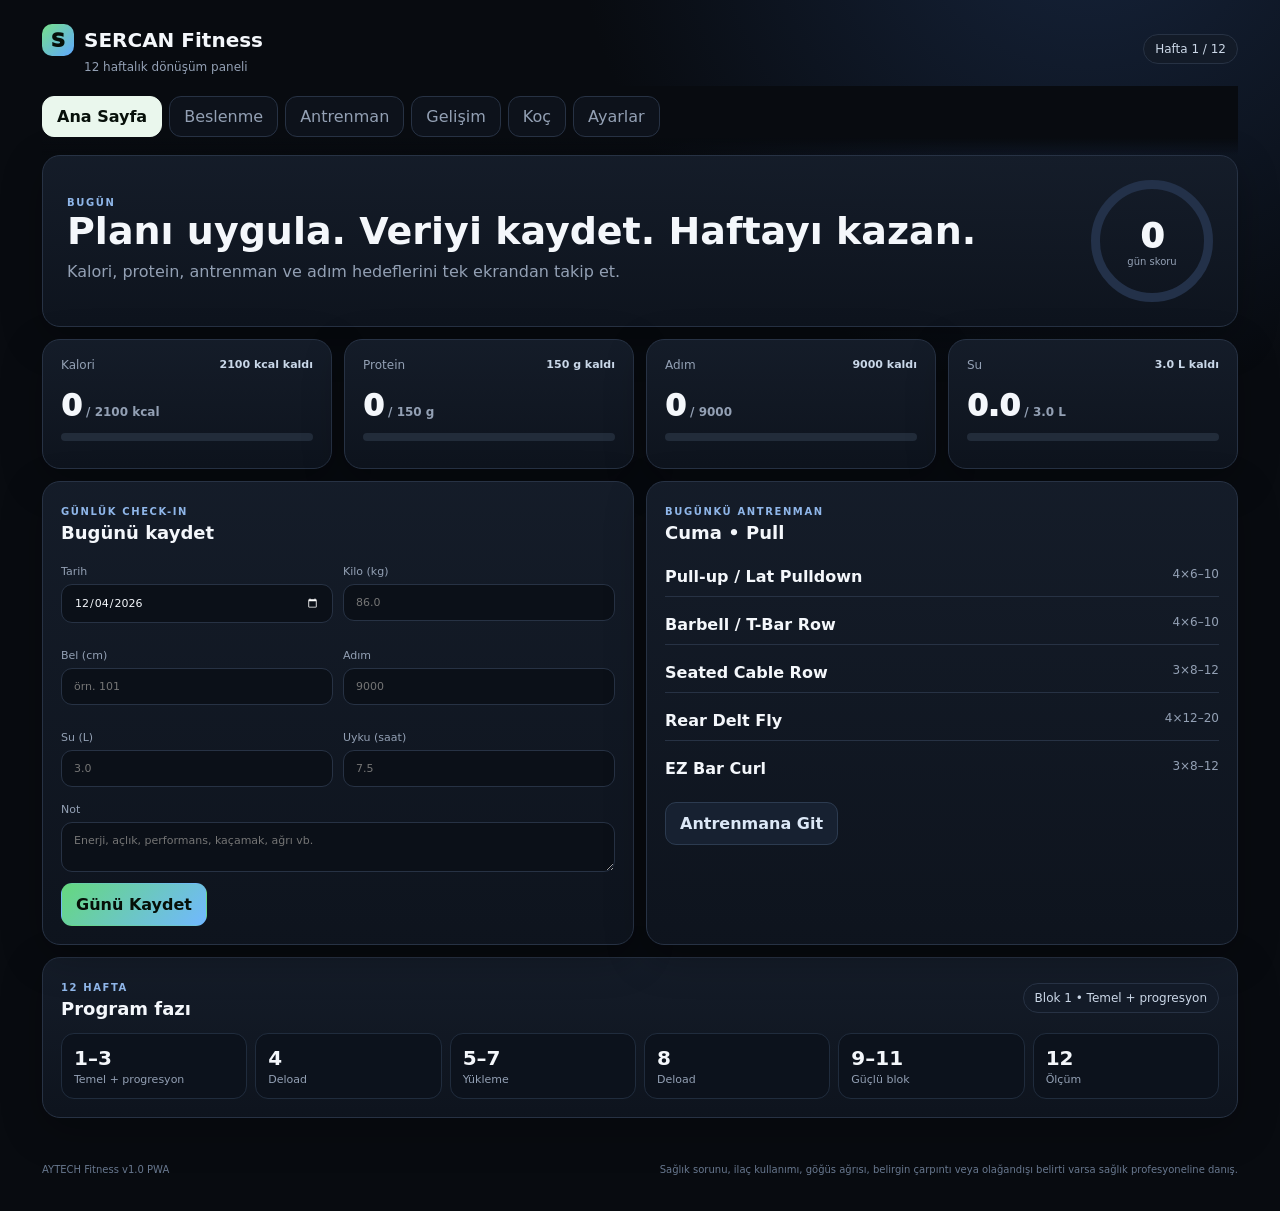
<file: index.html>
<!doctype html>
<html lang="tr">
<head>
  <meta charset="utf-8" />
  <meta name="viewport" content="width=device-width,initial-scale=1,viewport-fit=cover" />
  <meta name="theme-color" content="#0b0f14" />
  <meta name="description" content="12 haftalık kişisel fitness, beslenme ve gelişim takip uygulaması" />
  <link rel="manifest" href="manifest.webmanifest" />
  <link rel="icon" href="sercan-icon-192.png />
  <link rel="apple-touch-icon" href="sercan-icon-192.png" />
  <link rel="stylesheet" href="styles.css" />
  <title>SERCAN Fitness</title>
</head>
<body>
<div id="installBanner" class="install-banner hidden">
  <div><b>SERCAN Fitness</b><span>Uygulamayı bu cihaza kurabilirsin.</span></div>
  <button id="installBtn">Yükle</button>
</div>

<header class="topbar">
  <div>
    <div class="brand"><span class="brandmark">S</span><span>SERCAN Fitness</span></div>
    <div class="subtitle">12 haftalık dönüşüm paneli</div>
  </div>
  <div class="week-badge" id="weekBadge">Hafta 1 / 12</div>
</header>

<main class="app-shell">
  <nav class="tabs">
    <button class="tab active" data-tab="dashboard">Ana Sayfa</button>
    <button class="tab" data-tab="nutrition">Beslenme</button>
    <button class="tab" data-tab="training">Antrenman</button>
    <button class="tab" data-tab="progress">Gelişim</button>
    <button class="tab" data-tab="coach">Koç</button>
    <button class="tab" data-tab="settings">Ayarlar</button>
  </nav>

  <section id="dashboard" class="page active">
    <div class="hero card">
      <div>
        <div class="eyebrow">BUGÜN</div>
        <h1 id="heroTitle">Planı uygula. Veriyi kaydet. Haftayı kazan.</h1>
        <p id="heroSub">Kalori, protein, antrenman ve adım hedeflerini tek ekrandan takip et.</p>
      </div>
      <div class="score-ring">
        <div class="score" id="dayScore">0</div>
        <div class="score-label">gün skoru</div>
      </div>
    </div>

    <div class="kpi-grid">
      <article class="card metric">
        <div class="metric-head"><span>Kalori</span><b id="calRemain">2100</b></div>
        <div class="metric-big"><span id="calUsed">0</span><small> / <span id="calTargetTxt">2100</span> kcal</small></div>
        <div class="progress"><i id="calBar"></i></div>
      </article>
      <article class="card metric">
        <div class="metric-head"><span>Protein</span><b id="proteinRemain">150 g kaldı</b></div>
        <div class="metric-big"><span id="proteinUsed">0</span><small> / <span id="proteinTargetTxt">150</span> g</small></div>
        <div class="progress"><i id="proteinBar"></i></div>
      </article>
      <article class="card metric">
        <div class="metric-head"><span>Adım</span><b id="stepsRemain">9000</b></div>
        <div class="metric-big"><span id="stepsUsed">0</span><small> / <span id="stepsTargetTxt">9000</span></small></div>
        <div class="progress"><i id="stepsBar"></i></div>
      </article>
      <article class="card metric">
        <div class="metric-head"><span>Su</span><b id="waterRemain">3.0 L</b></div>
        <div class="metric-big"><span id="waterUsed">0</span><small> / <span id="waterTargetTxt">3.0</span> L</small></div>
        <div class="progress"><i id="waterBar"></i></div>
      </article>
    </div>

    <div class="two-col">
      <article class="card">
        <div class="section-title"><div><span class="eyebrow">GÜNLÜK CHECK-IN</span><h2>Bugünü kaydet</h2></div></div>
        <div class="form-grid">
          <label>Tarih<input id="dailyDate" type="date"></label>
          <label>Kilo (kg)<input id="dailyWeight" type="number" step=".1" placeholder="86.0"></label>
          <label>Bel (cm)<input id="dailyWaist" type="number" step=".1" placeholder="örn. 101"></label>
          <label>Adım<input id="dailySteps" type="number" placeholder="9000"></label>
          <label>Su (L)<input id="dailyWater" type="number" step=".1" placeholder="3.0"></label>
          <label>Uyku (saat)<input id="dailySleep" type="number" step=".1" placeholder="7.5"></label>
        </div>
        <label>Not<textarea id="dailyNote" rows="2" placeholder="Enerji, açlık, performans, kaçamak, ağrı vb."></textarea></label>
        <button class="primary" id="saveCheckin">Günü Kaydet</button>
      </article>

      <article class="card">
        <div class="section-title"><div><span class="eyebrow">BUGÜNKÜ ANTRENMAN</span><h2 id="todayWorkoutTitle">—</h2></div></div>
        <div id="todayWorkoutPreview" class="compact-list"></div>
        <button class="secondary" data-jump="training">Antrenmana Git</button>
      </article>
    </div>

    <article class="card">
      <div class="section-title"><div><span class="eyebrow">12 HAFTA</span><h2>Program fazı</h2></div><div id="phasePill" class="pill">Blok 1</div></div>
      <div class="phase-track">
        <div><b>1–3</b><span>Temel + progresyon</span></div>
        <div><b>4</b><span>Deload</span></div>
        <div><b>5–7</b><span>Yükleme</span></div>
        <div><b>8</b><span>Deload</span></div>
        <div><b>9–11</b><span>Güçlü blok</span></div>
        <div><b>12</b><span>Ölçüm</span></div>
      </div>
    </article>
  </section>

  <section id="nutrition" class="page">
    <div class="page-head">
      <div><span class="eyebrow">BESLENME</span><h1>Günlük makro takibi</h1><p>Yediklerini gir; kalan kalori ve makroları uygulama hesaplasın.</p></div>
      <label class="inline-date">Tarih<input id="foodDate" type="date"></label>
    </div>

    <div class="macro-grid">
      <div class="card mini-macro"><b id="nCal">0</b><span>kcal</span></div>
      <div class="card mini-macro"><b id="nP">0</b><span>protein</span></div>
      <div class="card mini-macro"><b id="nC">0</b><span>karbonhidrat</span></div>
      <div class="card mini-macro"><b id="nF">0</b><span>yağ</span></div>
    </div>

    <div class="two-col">
      <article class="card">
        <div class="section-title"><div><span class="eyebrow">ÖĞÜN EKLE</span><h2>Manuel kayıt</h2></div></div>
        <div class="form-grid">
          <label>Yiyecek / öğün<input id="foodName" placeholder="Tavuk + pilav"></label>
          <label>Kalori<input id="foodCal" type="number" placeholder="500"></label>
          <label>Protein (g)<input id="foodP" type="number" step=".1" placeholder="40"></label>
          <label>Karbonhidrat (g)<input id="foodC" type="number" step=".1" placeholder="55"></label>
          <label>Yağ (g)<input id="foodF" type="number" step=".1" placeholder="12"></label>
        </div>
        <button class="primary" id="addFood">Öğünü Ekle</button>
        <h3 class="subhead">Hızlı ekle</h3>
        <div id="quickFoods" class="quick-grid"></div>
      </article>

      <article class="card">
        <div class="section-title"><div><span class="eyebrow">GÜNLÜK LİSTE</span><h2 id="foodListTitle">Bugün</h2></div><button id="clearFoods" class="ghost danger">Günü temizle</button></div>
        <div id="foodList" class="food-list empty-state">Henüz öğün eklenmedi.</div>
      </article>
    </div>

    <article class="card">
      <div class="section-title"><div><span class="eyebrow">2100 KCAL ŞABLON</span><h2>Diyet planı</h2></div></div>
      <div class="meal-plan">
        <div><b>Kahvaltı</b><span>2 yumurta + 60 g yulaf + 200 g yüksek proteinli yoğurt + meyve</span><em>≈ 500 kcal</em></div>
        <div><b>Öğle</b><span>150–180 g tavuk/hindi + pirinç/bulgur + büyük salata + ölçülü zeytinyağı</span><em>≈ 600 kcal</em></div>
        <div><b>Antrenman çevresi</b><span>1 ölçek whey isolate + 1 muz; gerekiyorsa 1 porsiyon karbonhidrat</span><em>≈ 250–350 kcal</em></div>
        <div><b>Akşam</b><span>150–180 g yağsız et/balık + patates/pirinç + sebze + yoğurt</span><em>≈ 600–700 kcal</em></div>
      </div>
      <div class="tip">Hedef: yaklaşık <b>150 g protein</b>, <b>225 g karbonhidrat</b>, <b>65 g yağ</b>. Kaloriyi 14 günlük trende göre ayarlayacağız.</div>
    </article>
  </section>

  <section id="training" class="page">
    <div class="page-head">
      <div><span class="eyebrow">ANTRENMAN</span><h1>5 gün ağırlık + aktif toparlanma</h1><p>Ağırlıkları ve tekrarları kaydet; bir sonraki antrenmanda önceki performansını gör.</p></div>
    </div>
    <div id="trainingDays" class="day-selector"></div>
    <article class="card">
      <div class="section-title">
        <div><span class="eyebrow" id="trainingEyebrow">GÜN</span><h2 id="trainingTitle">—</h2></div>
        <span id="trainingHint" class="pill">RIR 1–2</span>
      </div>
      <div id="exerciseList"></div>
      <button class="primary" id="saveWorkout">Antrenmanı Kaydet</button>
    </article>
  </section>

  <section id="progress" class="page">
    <div class="page-head">
      <div><span class="eyebrow">GELİŞİM</span><h1>Kilo, bel ve uyum trendi</h1><p>Tek günlük oynamalara değil, ortalamaya bak.</p></div>
    </div>

    <div class="kpi-grid">
      <article class="card metric"><div class="metric-head"><span>Başlangıç</span></div><div class="metric-big"><span id="pStart">86.0</span><small> kg</small></div></article>
      <article class="card metric"><div class="metric-head"><span>Son kayıt</span></div><div class="metric-big"><span id="pCurrent">—</span><small> kg</small></div></article>
      <article class="card metric"><div class="metric-head"><span>Toplam değişim</span></div><div class="metric-big"><span id="pChange">—</span><small> kg</small></div></article>
      <article class="card metric"><div class="metric-head"><span>Hedef</span></div><div class="metric-big"><span id="pGoal">78</span><small> kg</small></div></article>
    </div>

    <article class="card chart-card">
      <div class="section-title"><div><span class="eyebrow">KİLO GRAFİĞİ</span><h2>Günlük kayıtlar</h2></div></div>
      <canvas id="weightChart" height="260"></canvas>
    </article>

    <article class="card">
      <div class="section-title"><div><span class="eyebrow">GEÇMİŞ</span><h2>Check-in kayıtları</h2></div><button class="ghost" id="exportBtn">CSV dışa aktar</button></div>
      <div class="table-wrap">
        <table><thead><tr><th>Tarih</th><th>Kilo</th><th>Bel</th><th>Adım</th><th>Su</th><th>Uyku</th><th></th></tr></thead><tbody id="historyBody"></tbody></table>
      </div>
    </article>
  </section>

  <section id="coach" class="page">
    <div class="page-head">
      <div><span class="eyebrow">AYTECH KOÇ</span><h1>Haftalık otomatik değerlendirme</h1><p>Kilo trendi, kalori uyumu, protein, adım ve antrenman kayıtlarını birlikte değerlendirir.</p></div>
      <button class="primary compact" id="refreshCoach">Analizi Yenile</button>
    </div>

    <article class="card coach-card">
      <div class="coach-avatar">A</div>
      <div><span class="eyebrow">BU HAFTANIN KARARI</span><h2 id="coachDecision">Veri toplanıyor</h2><p id="coachText">En az 7 günlük düzenli kayıt girdikten sonra anlamlı değerlendirme başlayacak.</p></div>
    </article>

    <div class="four-col" id="coachStats"></div>

    <article class="card">
      <div class="section-title"><div><span class="eyebrow">KURALLAR</span><h2>Koç nasıl karar veriyor?</h2></div></div>
      <ul class="rules">
        <li>Haftalık düşüş yaklaşık <b>0,4–0,8 kg</b>: kaloriyi değiştirme.</li>
        <li>Düşüş 2 hafta üst üste yavaşsa: önce adım ve kayıt uyumunu kontrol et; sonra yaklaşık <b>100 kcal</b> azaltmayı değerlendir.</li>
        <li>Düşüş çok hızlı ve güç/uyku bozuluyorsa: yaklaşık <b>100 kcal</b> artırmayı değerlendir.</li>
        <li>Protein hedefi sürekli düşükse: kalori kesmek yerine önce protein planını düzelt.</li>
        <li>Deload haftalarında amaç rekor değil, toparlanmadır.</li>
      </ul>
    </article>
  </section>

  <section id="settings" class="page">
    <div class="page-head">
      <div><span class="eyebrow">AYARLAR</span><h1>Hedefler ve cihaz senkronizasyonu</h1><p>Yerel kullanım hemen hazır. Bulut bağlandığında telefon ve PC aynı veriyi kullanabilir.</p></div>
    </div>

    <div class="two-col">
      <article class="card">
        <div class="section-title"><div><span class="eyebrow">PROFİL</span><h2>Hedefler</h2></div></div>
        <div class="form-grid">
          <label>Başlangıç tarihi<input id="startDate" type="date"></label>
          <label>Boy (cm)<input id="setHeight" type="number" value="168"></label>
          <label>Başlangıç kilo<input id="setStartWeight" type="number" step=".1" value="86"></label>
          <label>Hedef kilo<input id="setGoalWeight" type="number" step=".1" value="78"></label>
          <label>Kalori hedefi<input id="setCalories" type="number" value="2100"></label>
          <label>Protein (g)<input id="setProtein" type="number" value="150"></label>
          <label>Karbonhidrat (g)<input id="setCarbs" type="number" value="225"></label>
          <label>Yağ (g)<input id="setFat" type="number" value="65"></label>
          <label>Adım<input id="setSteps" type="number" value="9000"></label>
          <label>Su (L)<input id="setWater" type="number" step=".1" value="3"></label>
        </div>
        <button class="primary" id="saveSettings">Hedefleri Kaydet</button>
      </article>

      <article class="card">
        <div class="section-title"><div><span class="eyebrow">BULUT SENKRON</span><h2>Telefon ↔ PC</h2></div><span id="cloudStatus" class="pill">Bağlı değil</span></div>
        <p class="muted">Bu bölüm Supabase ile çalışır. Proje URL + anon key'i bir kez girersin; ardından e-posta hesabınla iki cihazda da oturum açıp aynı veriyi kullanırsın.</p>
        <label>Supabase Project URL<input id="supabaseUrl" placeholder="https://xxxx.supabase.co"></label>
        <label>Supabase anon key<input id="supabaseKey" type="password" placeholder="eyJ..."></label>
        <div class="form-grid">
          <label>E-posta<input id="cloudEmail" type="email" placeholder="sen@example.com"></label>
          <label>Şifre<input id="cloudPassword" type="password" placeholder="En az 6 karakter"></label>
        </div>
        <div class="button-row">
          <button class="secondary" id="cloudSignup">Hesap oluştur</button>
          <button class="primary" id="cloudLogin">Giriş yap</button>
        </div>
        <div class="button-row">
          <button class="secondary" id="cloudPush">Bu cihazı buluta gönder</button>
          <button class="secondary" id="cloudPull">Buluttan bu cihaza çek</button>
        </div>
        <p class="tiny">Kurulum SQL'i ZIP paketindeki <b>SUPABASE_KURULUM.sql</b> dosyasında hazır.</p>
      </article>
    </div>

    <article class="card">
      <div class="section-title"><div><span class="eyebrow">TAKVİYE PLANI</span><h2>Sade temel</h2></div></div>
      <div class="supp-grid">
        <div><b>Whey isolate</b><span>Protein hedefin eksik kalıyorsa 1 ölçek.</span></div>
        <div><b>Kreatin monohidrat</b><span>Her gün 5 g. Yükleme şart değil.</span></div>
        <div><b>Pre-workout</b><span>Zorunlu değil; gerektiğinde ve kafein toplamını dikkate alarak.</span></div>
        <div><b>Gereksiz başlangıç ekleri</b><span>BCAA/EAA/arginin/“fat burner” temel plana dahil değil.</span></div>
      </div>
    </article>

    <article class="card danger-zone">
      <div><b>Yerel verileri sıfırla</b><span>Bu tarayıcıdaki tüm kayıtları siler. Buluttaki veriyi silmez.</span></div>
      <button class="ghost danger" id="resetLocal">Verileri sıfırla</button>
    </article>
  </section>
</main>

<footer>
  <span>AYTECH Fitness v1.0 PWA</span>
  <span>Sağlık sorunu, ilaç kullanımı, göğüs ağrısı, belirgin çarpıntı veya olağandışı belirti varsa sağlık profesyoneline danış.</span>
</footer>

<script src="app.js"></script>
</body>
</html>
</file>
<file: styles.css>
:root{
  --bg:#080b10;--panel:#111722;--panel2:#151d2a;--line:#273244;--text:#f4f7fb;--muted:#93a0b4;
  --green:#77e08a;--blue:#5fa8ff;--orange:#ffb65f;--red:#ff7474;--shadow:0 12px 40px rgba(0,0,0,.26)
}
*{box-sizing:border-box}html{background:var(--bg);color-scheme:dark}body{margin:0;background:radial-gradient(circle at 85% -10%,#16243c 0,transparent 30%),var(--bg);color:var(--text);font-family:Inter,ui-sans-serif,system-ui,-apple-system,Segoe UI,Roboto,Arial,sans-serif}
button,input,textarea,select{font:inherit}button{cursor:pointer}.hidden{display:none!important}
.topbar{max-width:1240px;margin:auto;padding:24px 22px 12px;display:flex;justify-content:space-between;align-items:center}.brand{display:flex;align-items:center;gap:10px;font-weight:900;font-size:20px}.brandmark,.coach-avatar{display:grid;place-items:center;background:linear-gradient(135deg,var(--green),var(--blue));color:#061008;font-weight:950}.brandmark{width:32px;height:32px;border-radius:10px}.subtitle{color:var(--muted);font-size:12px;margin:4px 0 0 42px}.week-badge,.pill{border:1px solid var(--line);background:#131b28;color:#cbd7e7;border-radius:999px;padding:7px 11px;font-size:12px}
.app-shell{max-width:1240px;margin:auto;padding:0 22px 36px}.tabs{display:flex;gap:7px;overflow:auto;padding:10px 0 18px;position:sticky;top:0;background:linear-gradient(var(--bg) 75%,transparent);z-index:20}.tab{white-space:nowrap;border:1px solid var(--line);background:#0d121b;color:var(--muted);padding:10px 14px;border-radius:12px}.tab.active{background:#eaf7ed;color:#07100a;border-color:#eaf7ed;font-weight:850}
.page{display:none}.page.active{display:block}.card{background:linear-gradient(180deg,rgba(21,29,42,.95),rgba(14,20,30,.97));border:1px solid var(--line);border-radius:18px;padding:18px;box-shadow:var(--shadow)}.hero{display:flex;justify-content:space-between;align-items:center;gap:20px;padding:24px}.hero h1,.page-head h1{margin:4px 0 8px;font-size:clamp(24px,4vw,38px);line-height:1.05}.hero p,.page-head p,.muted,.tiny{color:var(--muted);line-height:1.55}.hero p,.page-head p{margin:0}.eyebrow{font-size:10px;font-weight:900;letter-spacing:.16em;color:#8fb6e9}.score-ring{width:122px;height:122px;border-radius:50%;border:9px solid #233149;display:grid;place-items:center;align-content:center;flex:0 0 auto}.score{font-size:34px;font-weight:950}.score-label{font-size:10px;color:var(--muted)}
.kpi-grid{display:grid;grid-template-columns:repeat(4,1fr);gap:12px;margin:12px 0}.metric{min-height:130px}.metric-head{display:flex;justify-content:space-between;gap:8px;color:var(--muted);font-size:12px}.metric-head b{color:#c9d7e8;font-size:11px}.metric-big{font-size:30px;font-weight:950;margin:16px 0 10px}.metric-big small{font-size:12px;color:var(--muted);font-weight:600}.progress{height:8px;background:#222c3a;border-radius:999px;overflow:hidden}.progress i{display:block;height:100%;width:0;background:linear-gradient(90deg,var(--blue),var(--green));border-radius:inherit;transition:.25s}
.two-col{display:grid;grid-template-columns:1fr 1fr;gap:12px;margin:12px 0}.four-col{display:grid;grid-template-columns:repeat(4,1fr);gap:12px;margin:12px 0}.section-title{display:flex;align-items:center;justify-content:space-between;gap:12px;margin-bottom:14px}.section-title h2{margin:3px 0 0;font-size:18px}.form-grid{display:grid;grid-template-columns:1fr 1fr;gap:10px}label{display:block;color:var(--muted);font-size:11px;margin:8px 0}input,textarea,select{width:100%;margin-top:6px;background:#0b1018;border:1px solid var(--line);color:var(--text);border-radius:11px;padding:11px 12px;outline:none}input:focus,textarea:focus{border-color:#4f7eb8;box-shadow:0 0 0 3px rgba(95,168,255,.09)}
.primary,.secondary,.ghost{border-radius:11px;padding:11px 14px;font-weight:850;border:1px solid transparent}.primary{background:linear-gradient(135deg,#65d87e,#71b8ff);color:#061008}.secondary{background:#172131;color:#dce8f7;border-color:#2c3b50}.ghost{background:transparent;color:#cbd7e7;border-color:var(--line)}.danger{color:#ff8a8a!important}.compact{width:auto}.button-row{display:grid;grid-template-columns:1fr 1fr;gap:8px;margin-top:10px}
.compact-list{display:grid;gap:8px;margin-bottom:14px}.compact-item{display:flex;justify-content:space-between;gap:12px;padding:10px 0;border-bottom:1px solid var(--line)}.compact-item:last-child{border:0}.compact-item span{color:var(--muted);font-size:12px}.phase-track{display:grid;grid-template-columns:repeat(6,1fr);gap:8px}.phase-track div{background:#0c121c;border:1px solid #202c3d;border-radius:13px;padding:12px}.phase-track b{display:block;font-size:20px}.phase-track span{display:block;font-size:11px;color:var(--muted);margin-top:3px}
.page-head{display:flex;justify-content:space-between;align-items:end;gap:20px;margin:4px 0 16px}.inline-date{width:180px}.macro-grid{display:grid;grid-template-columns:repeat(4,1fr);gap:10px;margin-bottom:12px}.mini-macro{text-align:center}.mini-macro b{font-size:26px;display:block}.mini-macro span{font-size:11px;color:var(--muted)}
.quick-grid{display:grid;grid-template-columns:repeat(2,1fr);gap:8px}.quick-food{border:1px solid var(--line);background:#0c121b;color:#e8eef7;border-radius:12px;text-align:left;padding:10px}.quick-food b{display:block;font-size:12px}.quick-food span{font-size:10px;color:var(--muted)}.subhead{font-size:13px;margin-top:18px}.food-row{display:grid;grid-template-columns:1.6fr repeat(4,.55fr) 30px;gap:8px;align-items:center;padding:11px 0;border-bottom:1px solid var(--line);font-size:12px}.food-row small{color:var(--muted)}.food-row button{border:0;background:transparent;color:#ff8a8a;font-size:18px}.empty-state{color:var(--muted);font-size:13px;padding:18px 0}
.meal-plan{display:grid;grid-template-columns:repeat(4,1fr);gap:10px}.meal-plan div,.supp-grid div{border:1px solid var(--line);background:#0c121b;border-radius:13px;padding:13px}.meal-plan b,.meal-plan span,.meal-plan em,.supp-grid b,.supp-grid span{display:block}.meal-plan span,.supp-grid span{color:var(--muted);font-size:11px;line-height:1.45;margin-top:5px}.meal-plan em{font-size:11px;color:#8fb6e9;margin-top:8px}.tip{margin-top:12px;background:#0b1522;border-left:3px solid var(--blue);border-radius:9px;padding:11px;color:#b8c6d9;font-size:12px}
.day-selector{display:flex;gap:8px;overflow:auto;margin-bottom:12px}.day-selector button{white-space:nowrap;background:#0d121b;border:1px solid var(--line);color:var(--muted);border-radius:11px;padding:10px 12px}.day-selector button.active{color:#07100a;background:#eaf7ed;border-color:#eaf7ed;font-weight:850}.exercise-row{display:grid;grid-template-columns:1.5fr .65fr .65fr .65fr .8fr;gap:8px;align-items:end;padding:12px 0;border-bottom:1px solid var(--line)}.exercise-row .ex-title b{display:block}.exercise-row .ex-title span{font-size:11px;color:var(--muted)}.exercise-row label{margin:0}.exercise-row input{margin-top:4px;padding:9px}.exercise-row .last{font-size:10px;color:#9fb1c8;padding-bottom:8px}.chart-card{margin:12px 0}.table-wrap{overflow:auto}table{width:100%;border-collapse:collapse;font-size:12px}th,td{border-bottom:1px solid var(--line);padding:10px;text-align:left}th{color:var(--muted)}td button{border:0;background:transparent;color:#ff8a8a}
.coach-card{display:flex;gap:16px;align-items:center}.coach-avatar{width:64px;height:64px;border-radius:18px;font-size:28px;flex:0 0 auto}.coach-card h2{margin:4px 0}.coach-card p{color:#b7c5d9;margin:0;line-height:1.55}.coach-stat{text-align:center}.coach-stat b{display:block;font-size:24px}.coach-stat span{font-size:11px;color:var(--muted)}.rules{margin:0;padding-left:20px;color:#b7c5d9;line-height:1.8;font-size:13px}.supp-grid{display:grid;grid-template-columns:repeat(4,1fr);gap:10px}.danger-zone{display:flex;justify-content:space-between;align-items:center;gap:16px;margin-top:12px}.danger-zone span{display:block;color:var(--muted);font-size:11px;margin-top:4px}
.install-banner{position:fixed;left:50%;transform:translateX(-50%);bottom:18px;width:min(92vw,620px);background:#f0f7f2;color:#08110a;border-radius:16px;padding:12px 14px;z-index:100;display:flex;align-items:center;justify-content:space-between;gap:12px;box-shadow:0 20px 70px #000}.install-banner span{display:block;font-size:11px;opacity:.7}.install-banner button{background:#0d1b12;color:#fff;border:0;border-radius:10px;padding:9px 14px;font-weight:850}
footer{max-width:1240px;margin:auto;padding:10px 22px 36px;color:#68788f;font-size:10px;display:flex;justify-content:space-between;gap:20px}
@media(max-width:900px){.kpi-grid{grid-template-columns:1fr 1fr}.two-col{grid-template-columns:1fr}.four-col{grid-template-columns:1fr 1fr}.meal-plan,.supp-grid{grid-template-columns:1fr 1fr}.phase-track{grid-template-columns:repeat(3,1fr)}.exercise-row{grid-template-columns:1fr 1fr 1fr}.exercise-row .ex-title{grid-column:1/-1}.exercise-row .last{grid-column:1/-1}.food-row{grid-template-columns:1.5fr .7fr .7fr 28px}.food-row .hide-mobile{display:none}}
@media(max-width:560px){.topbar,.app-shell{padding-left:12px;padding-right:12px}.hero{align-items:flex-start}.score-ring{width:86px;height:86px;border-width:6px}.score{font-size:25px}.score-label{font-size:8px}.hero h1{font-size:24px}.kpi-grid,.macro-grid{grid-template-columns:1fr 1fr}.metric{min-height:112px;padding:14px}.metric-big{font-size:24px}.form-grid{grid-template-columns:1fr}.page-head{align-items:flex-start;flex-direction:column}.inline-date{width:100%}.quick-grid,.meal-plan,.supp-grid{grid-template-columns:1fr}.phase-track{grid-template-columns:1fr 1fr}.four-col{grid-template-columns:1fr 1fr}.food-row{grid-template-columns:1fr .6fr 28px}.food-row .hide-sm{display:none}footer{flex-direction:column}}
</file>
